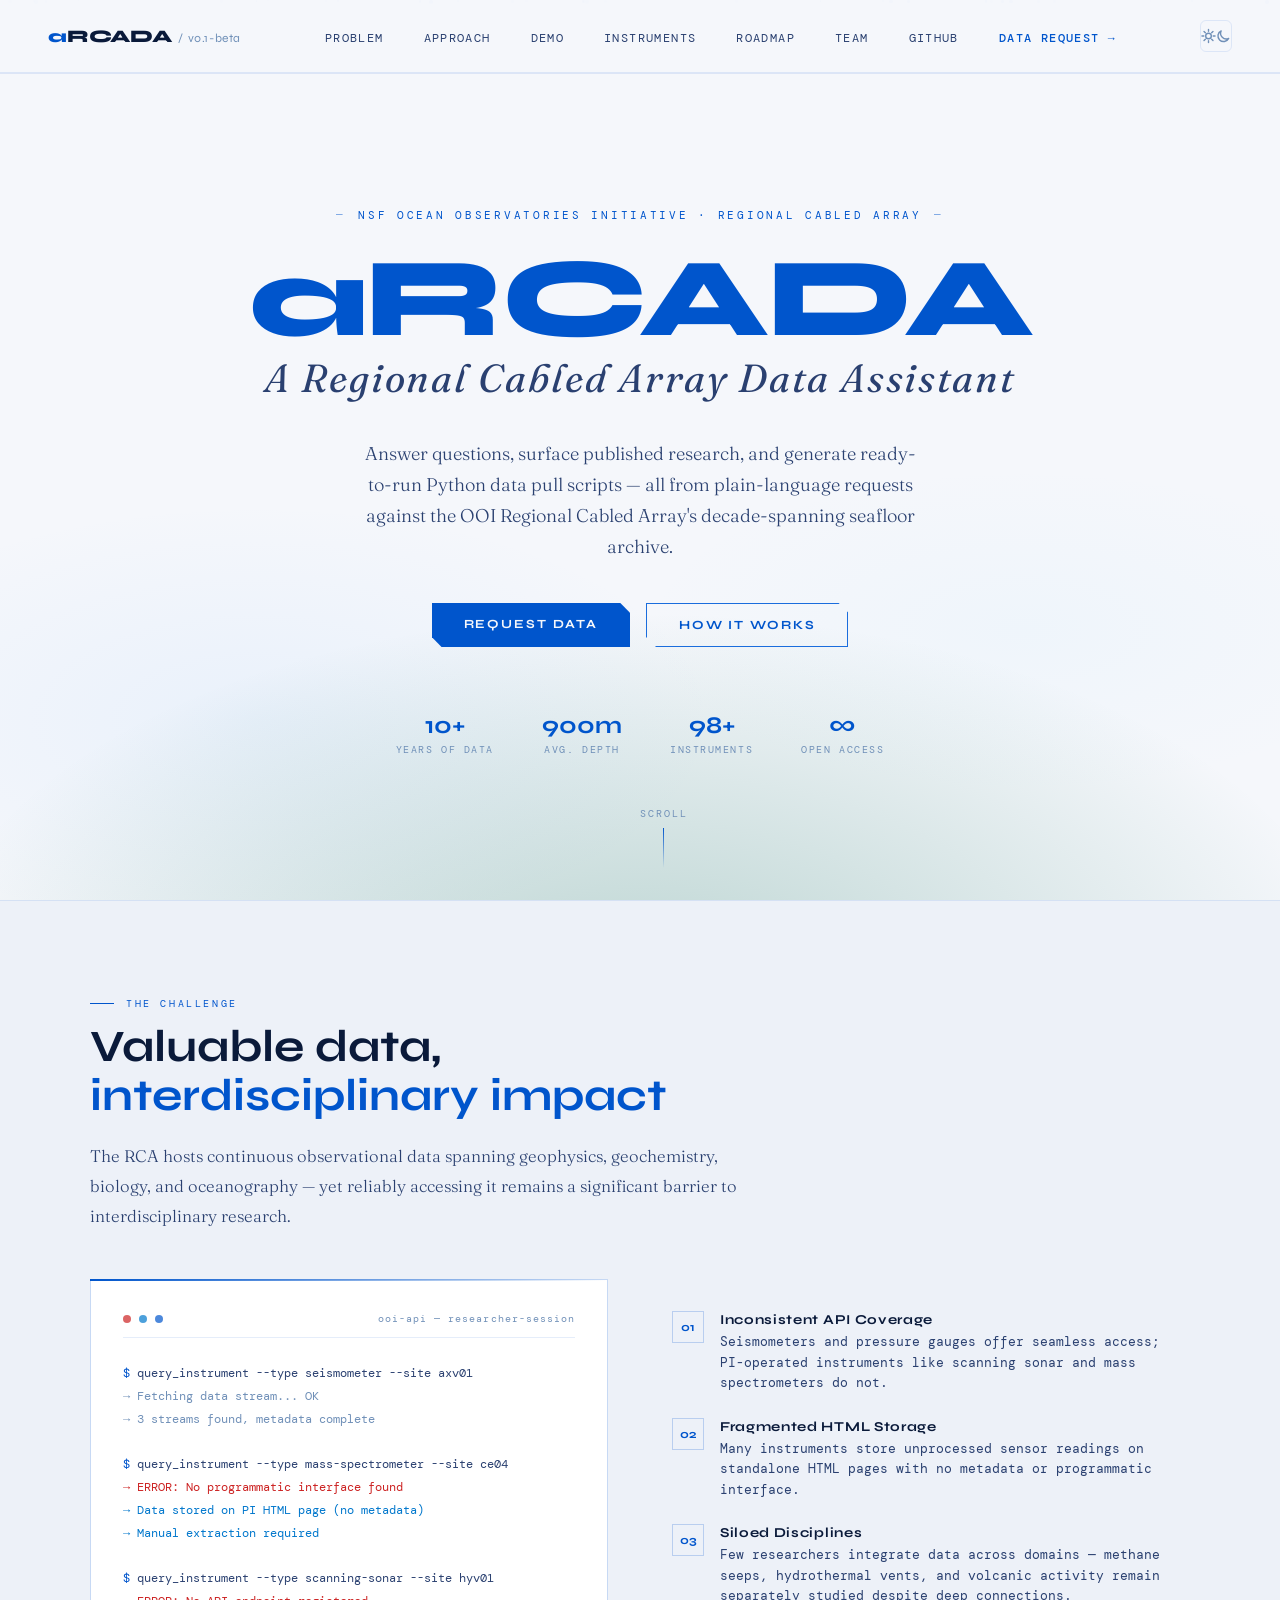
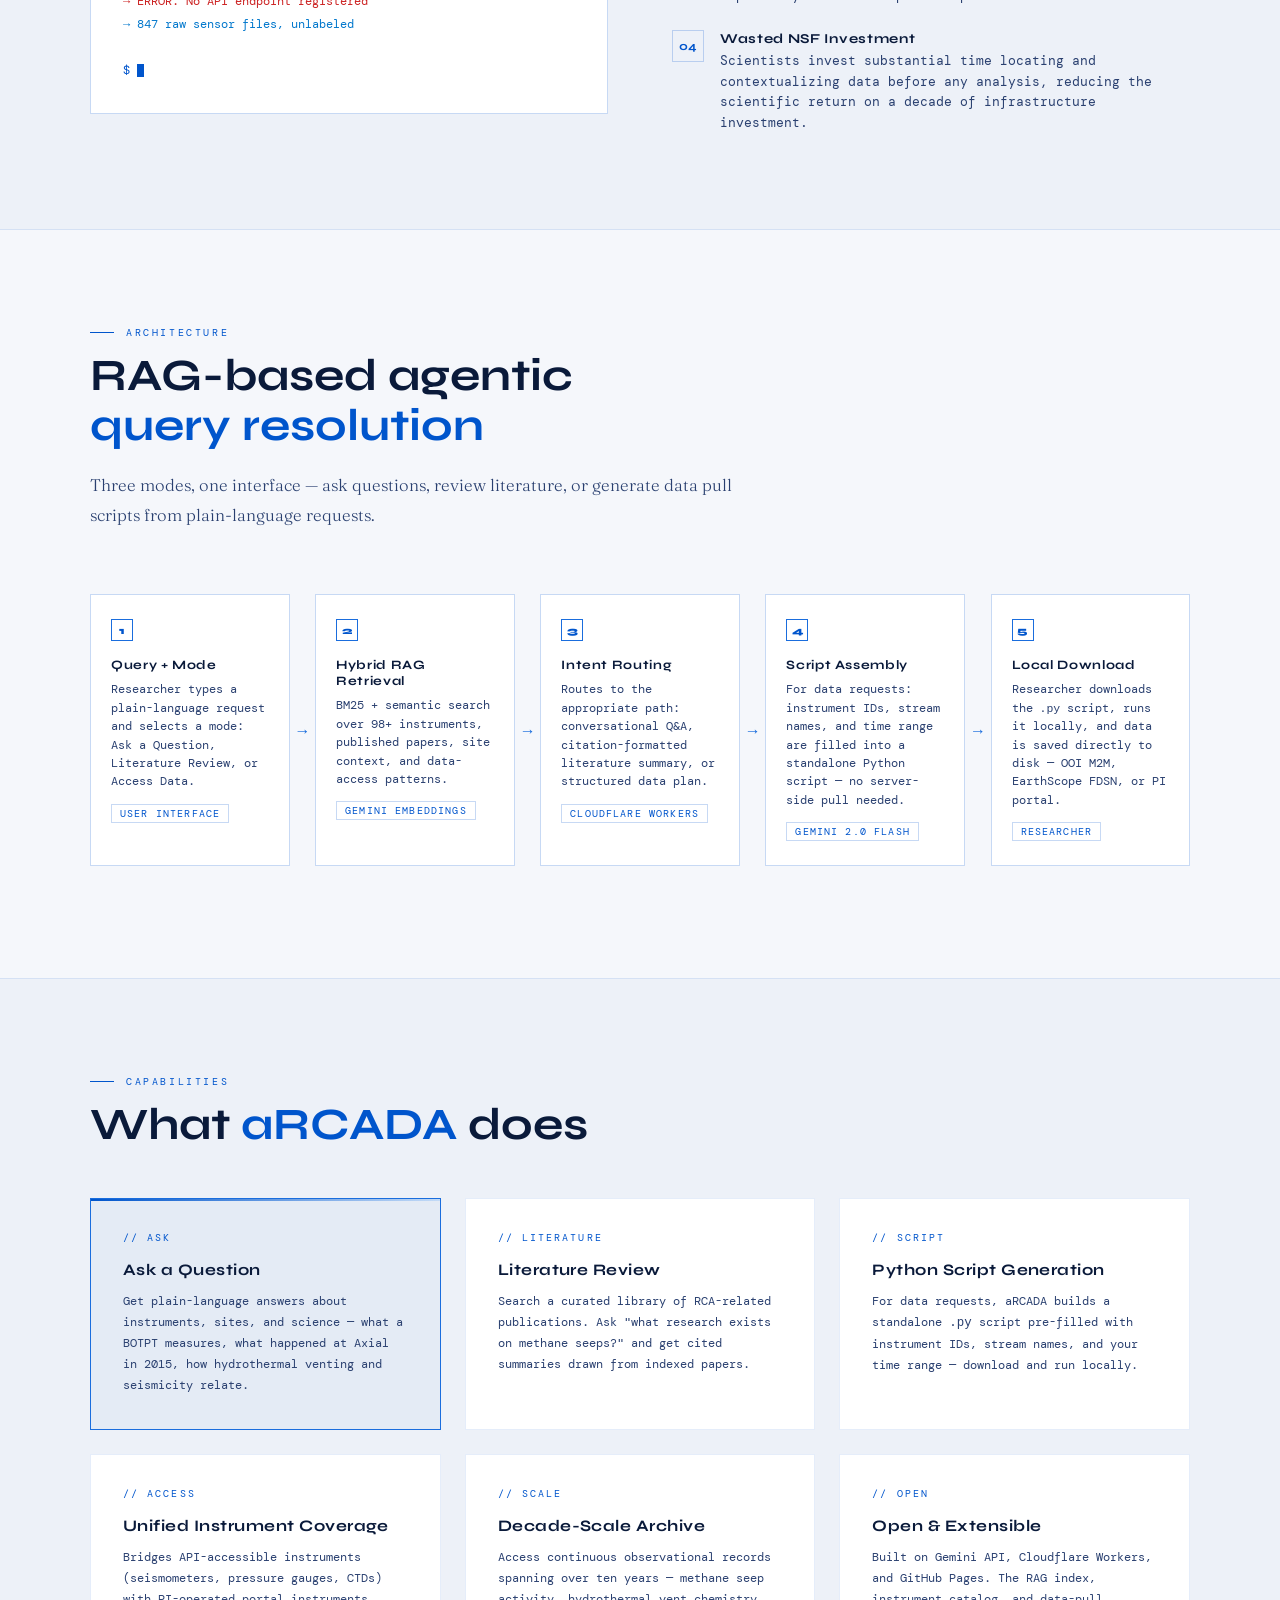
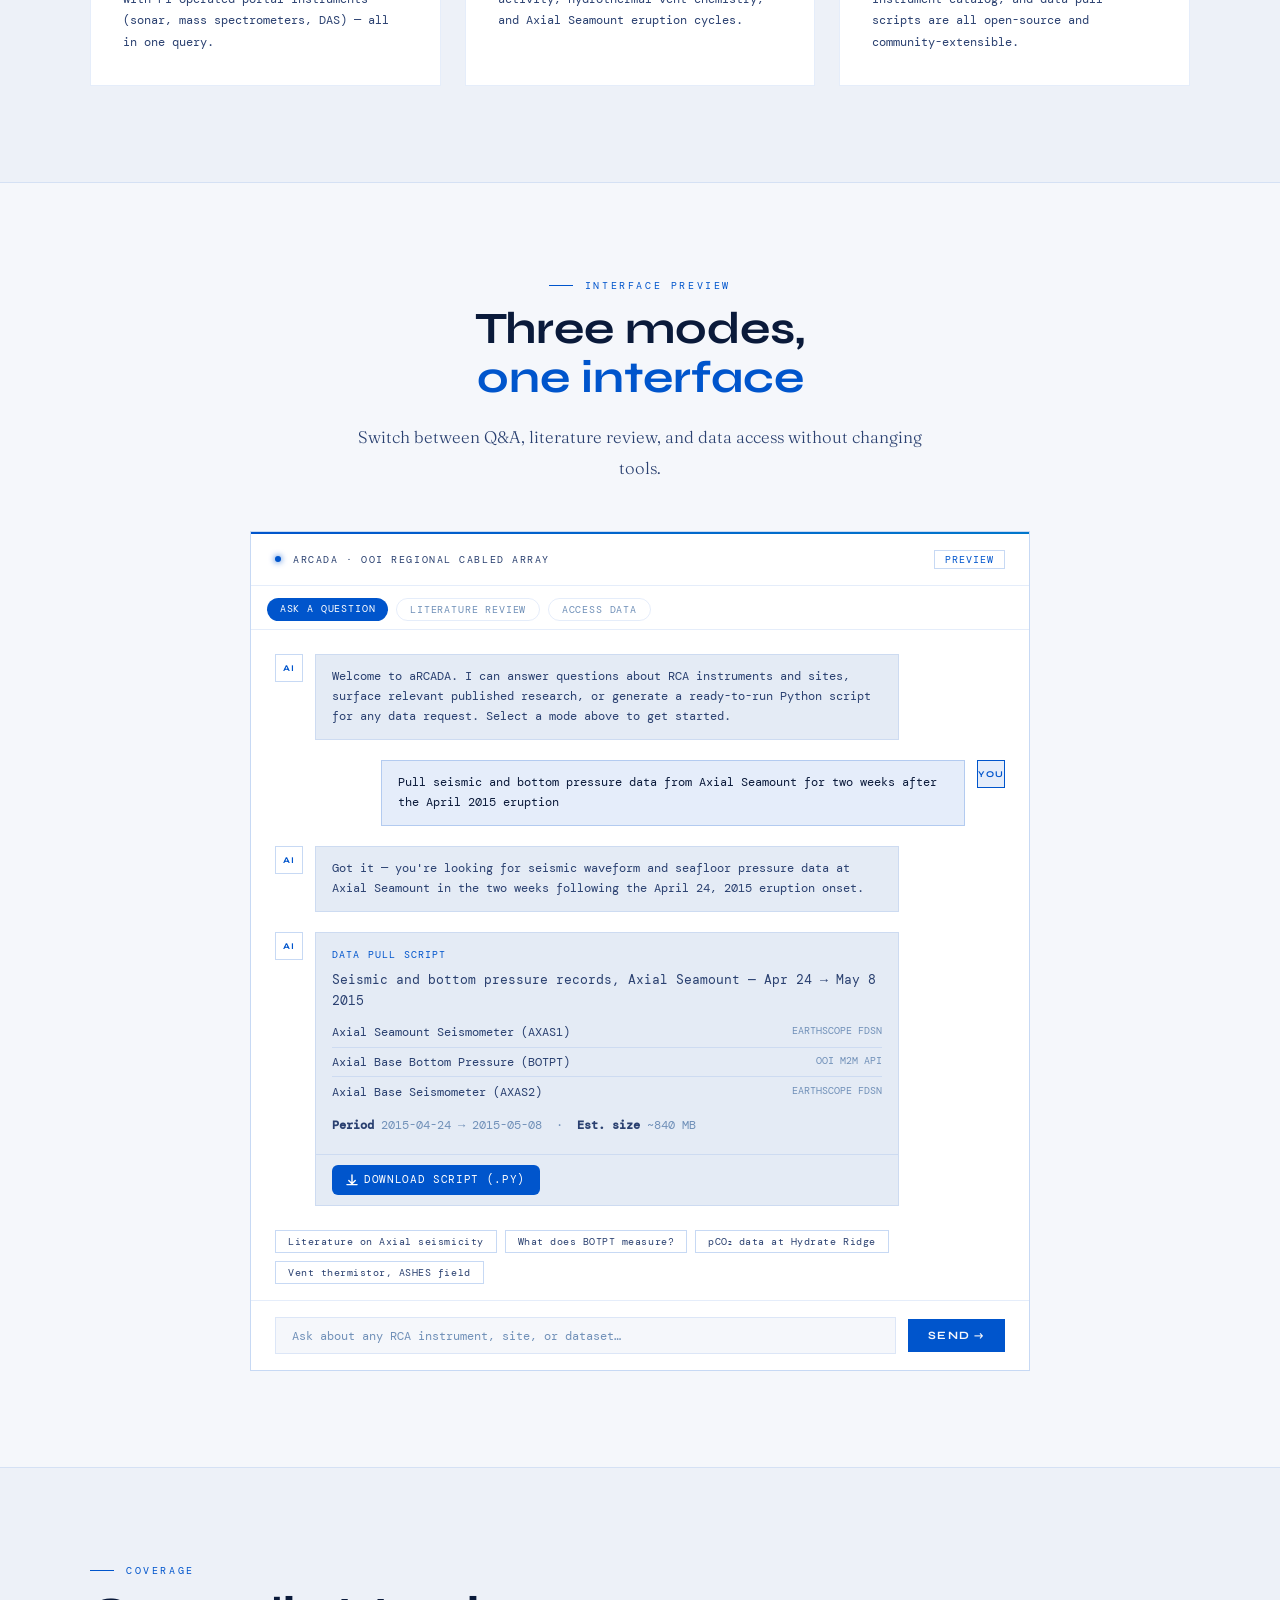
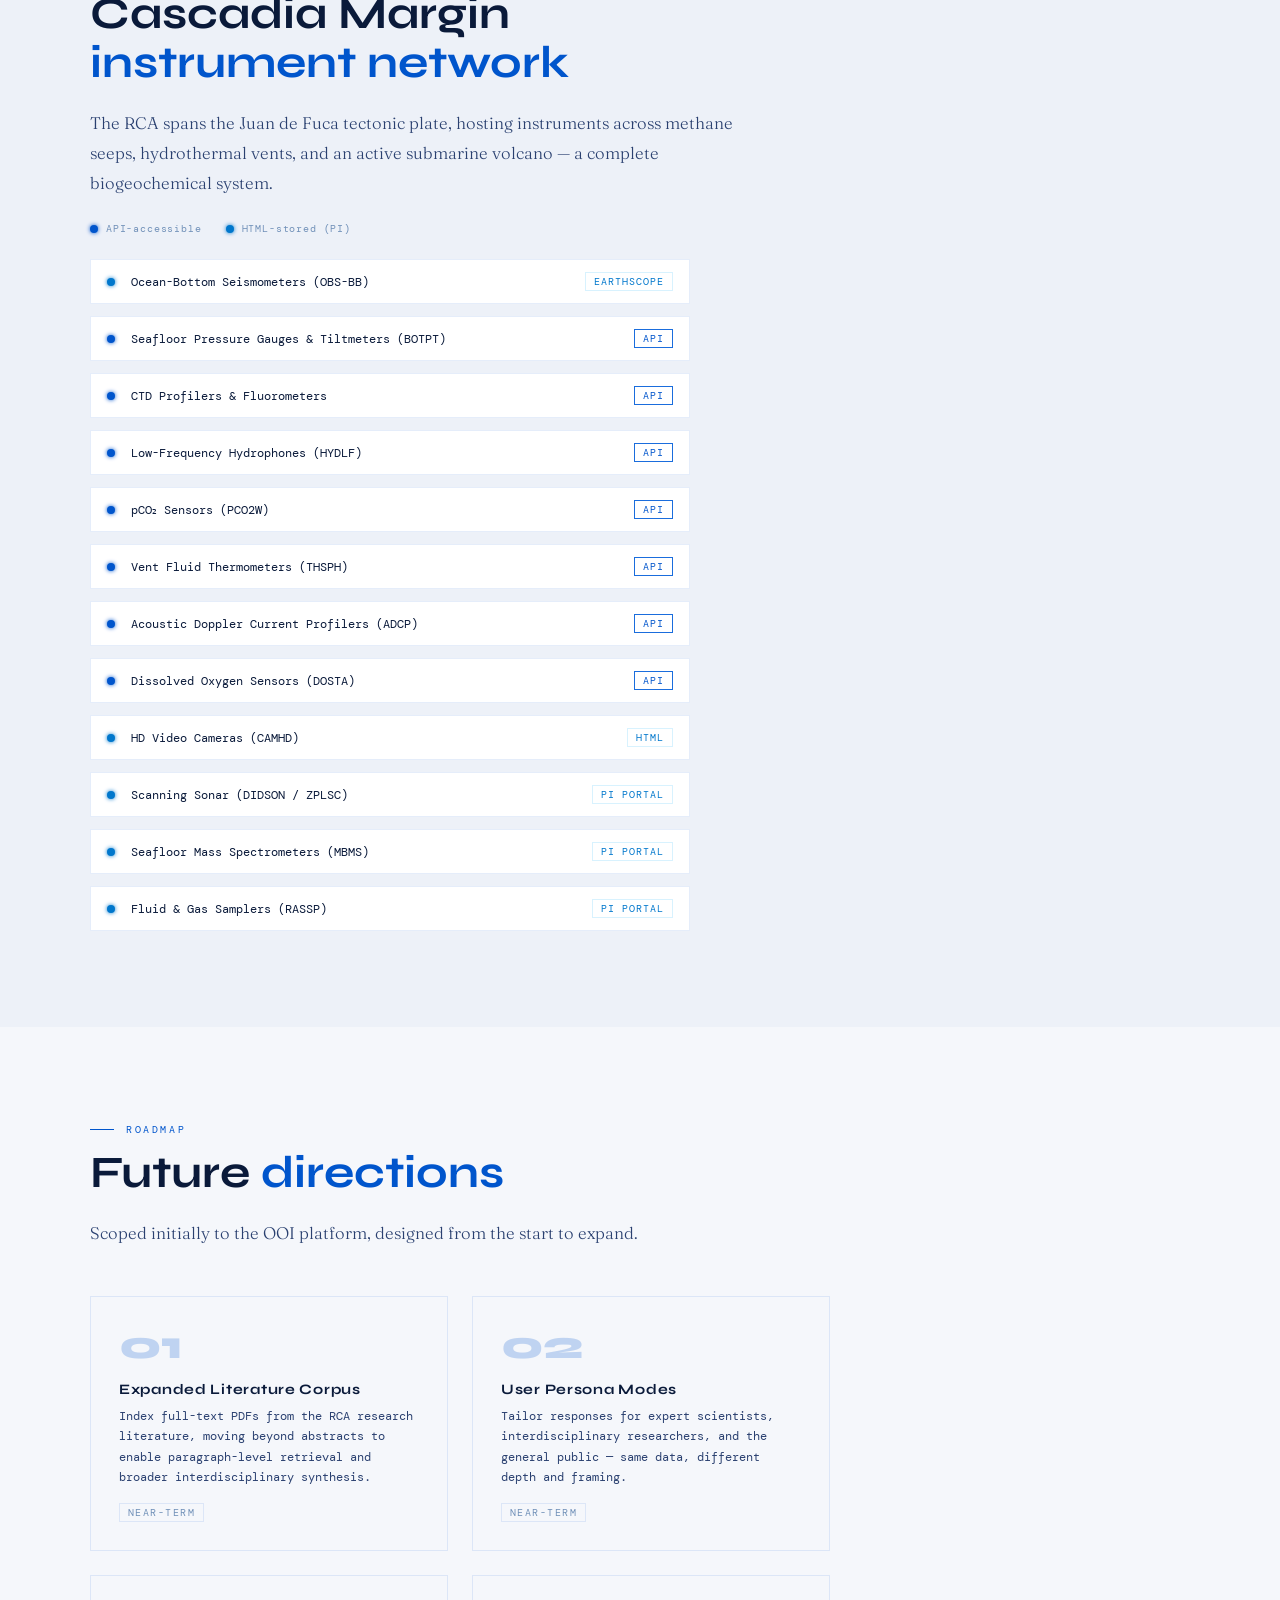
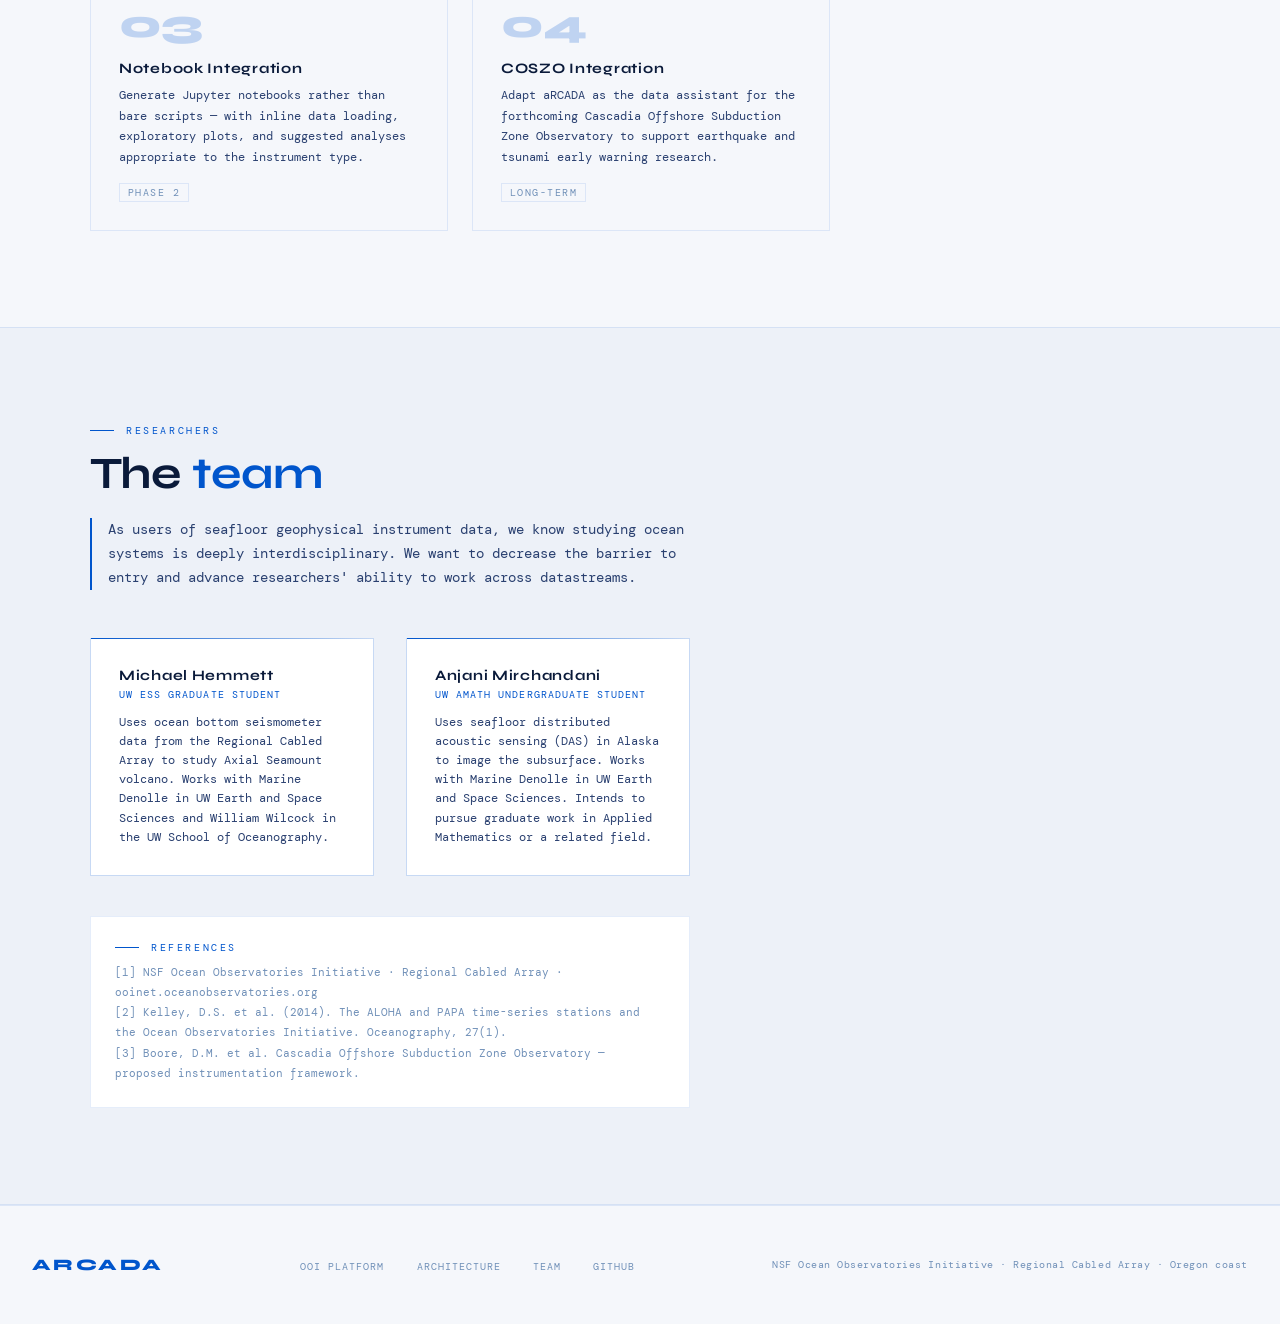
<file: index.html>
<!DOCTYPE html>
<html lang="en">
<head>
<meta charset="UTF-8">
<meta name="viewport" content="width=device-width, initial-scale=1.0">
<title>aRCADA — Regional Cabled Array Data Assistant</title>
<link rel="preconnect" href="https://fonts.googleapis.com">
<link rel="preconnect" href="https://fonts.gstatic.com" crossorigin>
<link href="https://fonts.googleapis.com/css2?family=Syne:wght@400;700;800&family=DM+Mono:ital,wght@0,300;0,400;1,300&family=Fraunces:ital,opsz,wght@0,9..144,300;0,9..144,400;1,9..144,300&display=swap" rel="stylesheet">
<style>
  :root {
    --bg: #f5f7fb;
    --bg2: #edf1f8;
    --bg3: #e4ebf5;
    --surface: #ffffff;
    --surface2: #f0f4fb;
    --teal: #0055cc;
    --teal-dim: #1a6ddd;
    --teal-glow: rgba(0,85,204,0.10);
    --teal-glow2: rgba(0,85,204,0.05);
    --amber: #0077cc;
    --amber-dim: rgba(0,119,204,0.16);
    --text: #0a1a3a;
    --text2: #2a4070;
    --text3: #7090b8;
    --border: rgba(0,85,204,0.22);
    --border2: rgba(0,85,204,0.10);
    --red: #cc2222;
    --nav-bg: rgba(245,247,251,0.95);
  }

  [data-theme="dark"] {
    --bg: #050d1a;
    --bg2: #0a1628;
    --bg3: #0e1e35;
    --surface: #0a1628;
    --surface2: #0e1e35;
    --teal: #00b4d8;
    --teal-dim: #0090b0;
    --teal-glow: rgba(0,180,216,0.12);
    --teal-glow2: rgba(0,180,216,0.06);
    --text: #dce8f8;
    --text2: #8ab0d8;
    --text3: #3a5878;
    --border: rgba(0,180,216,0.25);
    --border2: rgba(0,180,216,0.12);
    --nav-bg: rgba(5,13,26,0.95);
  }

  *, *::before, *::after { box-sizing: border-box; margin: 0; padding: 0; }

  html { scroll-behavior: smooth; }

  body {
    background: var(--bg);
    color: var(--text);
    font-family: 'DM Mono', monospace;
    overflow-x: hidden;
    cursor: default;
  }

  /* ── NAV ── */
  nav {
    position: fixed;
    top: 0; left: 0; right: 0;
    z-index: 100;
    padding: 1.25rem 3rem;
    display: flex;
    align-items: center;
    justify-content: space-between;
    border-bottom: 1px solid var(--border2);
    background: var(--nav-bg);
    backdrop-filter: blur(12px);
    box-shadow: 0 1px 0 var(--border2);
  }

  .nav-logo {
    font-family: 'Syne', sans-serif;
    font-weight: 800;
    font-size: 1.1rem;
    letter-spacing: -0.01em;
    color: var(--text);
    text-decoration: none;
  }

  .nav-logo .logo-arc  { color: var(--teal); }
  .nav-logo .logo-version { color: var(--text3); font-weight: 400; font-size: 0.75rem; letter-spacing: 0.05em; margin-left: 0.4rem; }

  .nav-links {
    display: flex;
    gap: 2.5rem;
    list-style: none;
  }

  .nav-links a {
    font-size: 0.72rem;
    letter-spacing: 0.12em;
    text-transform: uppercase;
    color: var(--text2);
    text-decoration: none;
    transition: color 0.2s;
  }

  .nav-links a:hover { color: var(--teal); }

  .theme-toggle {
    background: none;
    border: 1px solid var(--border2);
    border-radius: 6px;
    color: var(--text3);
    cursor: pointer;
    display: flex;
    align-items: center;
    justify-content: center;
    width: 32px;
    height: 32px;
    padding: 0;
    transition: color 0.15s, border-color 0.15s;
  }
  .theme-toggle:hover { color: var(--teal); border-color: var(--teal); }

  /* ── HERO ── */
  .hero {
    position: relative;
    min-height: 100vh;
    display: flex;
    flex-direction: column;
    align-items: center;
    justify-content: center;
    padding: 8rem 2rem 4rem;
    text-align: center;
    overflow: hidden;
    z-index: 1;
  }

  .hero-depth {
    position: absolute;
    inset: 0;
    background: 
      radial-gradient(ellipse 80% 60% at 50% 110%, rgba(15,110,86,0.25) 0%, transparent 70%),
      radial-gradient(ellipse 60% 40% at 20% 80%, rgba(78,161,255,0.07) 0%, transparent 60%),
      radial-gradient(ellipse 50% 30% at 80% 70%, rgba(125,211,252,0.05) 0%, transparent 60%);
    pointer-events: none;
  }

  .depth-particles {
    position: absolute;
    inset: 0;
    pointer-events: none;
    overflow: hidden;
  }

  .particle {
    position: absolute;
    border-radius: 50%;
    background: var(--teal);
    opacity: 0;
    animation: drift linear infinite;
  }

  @keyframes drift {
    0% { opacity: 0; transform: translateY(100vh) scale(0); }
    10% { opacity: 0.6; }
    90% { opacity: 0.3; }
    100% { opacity: 0; transform: translateY(-20px) scale(1.5); }
  }

  .hero-eyebrow {
    font-size: 0.68rem;
    letter-spacing: 0.25em;
    text-transform: uppercase;
    color: var(--teal);
    margin-bottom: 1.5rem;
    animation: fadeUp 0.8s ease both;
  }

  .hero-eyebrow::before, .hero-eyebrow::after {
    content: '—';
    margin: 0 0.75rem;
    opacity: 0.5;
  }

  .hero-title {
    font-family: 'Syne', sans-serif;
    font-weight: 800;
    font-size: clamp(3.5rem, 9vw, 7rem);
    line-height: 0.95;
    letter-spacing: -0.02em;
    color: var(--text);
    margin-bottom: 1rem;
    animation: fadeUp 0.8s 0.1s ease both;
  }

  .hero-title .accent { color: var(--teal); }
  .hero-title .sub {
    display: block;
    font-size: 0.35em;
    font-weight: 400;
    font-family: 'Fraunces', serif;
    font-style: italic;
    color: var(--text2);
    letter-spacing: 0.05em;
    margin-top: 0.5rem;
  }

  .hero-desc {
    font-family: 'Fraunces', serif;
    font-weight: 300;
    font-size: 1.15rem;
    line-height: 1.7;
    color: var(--text2);
    max-width: 560px;
    margin: 1.5rem auto 2.5rem;
    animation: fadeUp 0.8s 0.2s ease both;
  }

  .hero-cta {
    display: flex;
    gap: 1rem;
    justify-content: center;
    flex-wrap: wrap;
    animation: fadeUp 0.8s 0.3s ease both;
  }

  .btn-primary {
    padding: 0.85rem 2rem;
    background: var(--teal);
    color: var(--bg);
    border: none;
    font-family: 'Syne', sans-serif;
    font-weight: 700;
    font-size: 0.78rem;
    letter-spacing: 0.15em;
    text-transform: uppercase;
    cursor: pointer;
    text-decoration: none;
    transition: all 0.2s;
    clip-path: polygon(0 0, calc(100% - 10px) 0, 100% 10px, 100% 100%, 10px 100%, 0 calc(100% - 10px));
  }

  .btn-primary:hover {
    background: #fff;
    transform: translateY(-2px);
    box-shadow: 0 8px 30px rgba(78,161,255,0.34);
  }

  .btn-secondary {
    padding: 0.85rem 2rem;
    background: transparent;
    color: var(--teal);
    border: 1px solid var(--teal-dim);
    font-family: 'Syne', sans-serif;
    font-weight: 700;
    font-size: 0.78rem;
    letter-spacing: 0.15em;
    text-transform: uppercase;
    cursor: pointer;
    text-decoration: none;
    transition: all 0.2s;
    clip-path: polygon(0 0, calc(100% - 10px) 0, 100% 10px, 100% 100%, 10px 100%, 0 calc(100% - 10px));
  }

  .btn-secondary:hover {
    background: var(--teal-glow);
    transform: translateY(-2px);
  }

  .hero-meta {
    margin-top: 4rem;
    display: flex;
    gap: 3rem;
    justify-content: center;
    flex-wrap: wrap;
    animation: fadeUp 0.8s 0.4s ease both;
  }

  .hero-meta-item {
    text-align: center;
  }

  .hero-meta-num {
    font-family: 'Syne', sans-serif;
    font-weight: 700;
    font-size: 1.5rem;
    color: var(--teal);
    display: block;
  }

  .hero-meta-label {
    font-size: 0.65rem;
    letter-spacing: 0.15em;
    text-transform: uppercase;
    color: var(--text3);
    display: block;
    margin-top: 0.2rem;
  }

  .hero-scroll {
    position: absolute;
    bottom: 2rem;
    left: 50%;
    transform: translateX(-50%);
    display: flex;
    flex-direction: column;
    align-items: center;
    gap: 0.5rem;
    animation: fadeUp 0.8s 0.6s ease both;
  }

  .hero-scroll span {
    font-size: 0.6rem;
    letter-spacing: 0.2em;
    text-transform: uppercase;
    color: var(--text3);
  }

  .scroll-line {
    width: 1px;
    height: 40px;
    background: linear-gradient(to bottom, var(--teal), transparent);
    animation: scrollPulse 2s ease-in-out infinite;
  }

  @keyframes scrollPulse {
    0%, 100% { opacity: 0.3; transform: scaleY(1); }
    50% { opacity: 1; transform: scaleY(1.1); }
  }

  /* ── SECTION BASE ── */
  section {
    position: relative;
    z-index: 1;
    padding: 6rem 2rem;
  }

  .container {
    max-width: 1100px;
    margin: 0 auto;
  }

  .section-label {
    font-size: 0.65rem;
    letter-spacing: 0.25em;
    text-transform: uppercase;
    color: var(--teal);
    margin-bottom: 0.75rem;
    display: flex;
    align-items: center;
    gap: 0.75rem;
  }

  .section-label::before {
    content: '';
    display: block;
    width: 24px;
    height: 1px;
    background: var(--teal);
  }

  .section-title {
    font-family: 'Syne', sans-serif;
    font-weight: 700;
    font-size: clamp(1.8rem, 4vw, 2.8rem);
    line-height: 1.1;
    color: var(--text);
    margin-bottom: 1.25rem;
  }

  .section-title .teal { color: var(--teal); }

  .section-body {
    font-family: 'Fraunces', serif;
    font-weight: 300;
    font-size: 1.05rem;
    line-height: 1.8;
    color: var(--text2);
    max-width: 680px;
  }

  /* ── PROBLEM SECTION ── */
  #problem {
    background: var(--bg2);
    border-top: 1px solid var(--border2);
    border-bottom: 1px solid var(--border2);
  }

  .problem-grid {
    display: grid;
    grid-template-columns: 1fr 1fr;
    gap: 4rem;
    align-items: start;
    margin-top: 3rem;
  }

  .problem-visual {
    position: relative;
    padding: 2rem;
    border: 1px solid var(--border);
    background: var(--surface);
  }

  .problem-visual::before {
    content: '';
    position: absolute;
    top: -1px; left: -1px; right: -1px;
    height: 2px;
    background: linear-gradient(90deg, var(--teal), transparent);
  }

  .terminal-header {
    display: flex;
    align-items: center;
    gap: 0.5rem;
    margin-bottom: 1.5rem;
    padding-bottom: 0.75rem;
    border-bottom: 1px solid var(--border2);
  }

  .term-dot {
    width: 8px; height: 8px;
    border-radius: 50%;
  }

  .term-dot:nth-child(1) { background: var(--red); opacity: 0.7; }
  .term-dot:nth-child(2) { background: var(--amber); opacity: 0.7; }
  .term-dot:nth-child(3) { background: var(--teal); opacity: 0.7; }

  .terminal-label {
    font-size: 0.65rem;
    letter-spacing: 0.1em;
    color: var(--text3);
    margin-left: auto;
  }

  .terminal-line {
    font-size: 0.75rem;
    line-height: 1.9;
    color: var(--text2);
  }

  .terminal-line .cmd { color: var(--teal); }
  .terminal-line .err { color: var(--red); }
  .terminal-line .warn { color: var(--amber); }
  .terminal-line .dim { color: var(--text3); }
  .terminal-line .cursor {
    display: inline-block;
    width: 7px; height: 13px;
    background: var(--teal);
    vertical-align: middle;
    animation: blink 1s step-end infinite;
  }

  @keyframes blink { 0%, 100% { opacity: 1; } 50% { opacity: 0; } }

  .problem-points {
    display: flex;
    flex-direction: column;
    gap: 1.5rem;
    margin-top: 2rem;
  }

  .problem-point {
    display: flex;
    gap: 1rem;
    align-items: flex-start;
  }

  .pp-icon {
    width: 32px; height: 32px;
    border: 1px solid var(--border);
    display: flex;
    align-items: center;
    justify-content: center;
    flex-shrink: 0;
    font-size: 0.75rem;
    color: var(--teal);
    font-family: 'Syne', sans-serif;
    font-weight: 700;
  }

  .pp-text strong {
    display: block;
    font-family: 'Syne', sans-serif;
    font-weight: 700;
    font-size: 0.85rem;
    color: var(--text);
    margin-bottom: 0.25rem;
    letter-spacing: 0.05em;
  }

  .pp-text p {
    font-size: 0.8rem;
    color: var(--text2);
    line-height: 1.6;
  }

  /* ── APPROACH SECTION ── */
  #approach {
    padding: 6rem 2rem;
  }

  .approach-header {
    max-width: 680px;
    margin-bottom: 4rem;
  }

  .flow-diagram {
    display: flex;
    align-items: stretch;
    gap: 0;
    overflow-x: auto;
    padding-bottom: 1rem;
  }

  .flow-step {
    flex: 1;
    min-width: 160px;
    background: var(--surface);
    border: 1px solid var(--border);
    padding: 1.5rem 1.25rem;
    position: relative;
    transition: all 0.3s;
  }

  .flow-step:hover {
    background: var(--surface2);
    border-color: var(--teal);
    transform: translateY(-3px);
  }

  .flow-step:hover .flow-num { color: var(--bg); background: var(--teal); }

  .flow-arrow {
    display: flex;
    align-items: center;
    padding: 0 0.5rem;
    color: var(--teal-dim);
    font-size: 1rem;
    flex-shrink: 0;
  }

  .flow-num {
    font-family: 'Syne', sans-serif;
    font-weight: 800;
    font-size: 0.65rem;
    color: var(--teal);
    border: 1px solid var(--teal-dim);
    width: 22px; height: 22px;
    display: flex;
    align-items: center;
    justify-content: center;
    margin-bottom: 1rem;
    transition: all 0.3s;
    letter-spacing: 0;
  }

  .flow-title {
    font-family: 'Syne', sans-serif;
    font-weight: 700;
    font-size: 0.8rem;
    color: var(--text);
    margin-bottom: 0.5rem;
    letter-spacing: 0.05em;
  }

  .flow-desc {
    font-size: 0.72rem;
    color: var(--text2);
    line-height: 1.6;
  }

  .flow-tag {
    display: inline-block;
    margin-top: 0.75rem;
    font-size: 0.6rem;
    letter-spacing: 0.12em;
    text-transform: uppercase;
    color: var(--teal);
    border: 1px solid var(--border);
    padding: 2px 8px;
  }

  /* ── FEATURES ── */
  #features {
    background: var(--bg2);
    border-top: 1px solid var(--border2);
    border-bottom: 1px solid var(--border2);
  }

  .features-grid {
    display: grid;
    grid-template-columns: repeat(3, 1fr);
    gap: 1.5rem;
    margin-top: 3rem;
  }

  .feature-card {
    padding: 2rem;
    border: 1px solid var(--border2);
    background: var(--surface);
    position: relative;
    transition: all 0.3s;
    overflow: hidden;
  }

  .feature-card::after {
    content: '';
    position: absolute;
    inset: 0;
    background: var(--teal-glow2);
    opacity: 0;
    transition: opacity 0.3s;
  }

  .feature-card:hover {
    border-color: var(--border);
    transform: translateY(-2px);
  }

  .feature-card:hover::after { opacity: 1; }

  .feature-card.highlight {
    border-color: var(--teal-dim);
    background: var(--bg3);
  }

  .feature-card.highlight::before {
    content: '';
    position: absolute;
    top: 0; left: 0; right: 0;
    height: 2px;
    background: linear-gradient(90deg, var(--teal), rgba(78,161,255,0.22));
  }

  .feature-icon {
    font-size: 0.65rem;
    letter-spacing: 0.2em;
    text-transform: uppercase;
    color: var(--teal);
    margin-bottom: 1rem;
    font-family: 'DM Mono', monospace;
  }

  .feature-title {
    font-family: 'Syne', sans-serif;
    font-weight: 700;
    font-size: 1rem;
    color: var(--text);
    margin-bottom: 0.75rem;
    letter-spacing: 0.03em;
  }

  .feature-desc {
    font-size: 0.78rem;
    color: var(--text2);
    line-height: 1.7;
  }

  /* ── DEMO / QUERY SECTION ── */
  #demo {
    padding: 6rem 2rem;
  }

  .demo-header {
    text-align: center;
    max-width: 600px;
    margin: 0 auto 3rem;
  }

  .query-interface {
    max-width: 780px;
    margin: 0 auto;
    background: var(--surface);
    border: 1px solid var(--border);
    overflow: hidden;
  }

  .query-interface::before {
    content: '';
    display: block;
    height: 2px;
    background: linear-gradient(90deg, var(--teal), var(--amber), var(--teal));
    background-size: 200% 100%;
    animation: shimmer 3s linear infinite;
  }

  @keyframes shimmer {
    0% { background-position: 0% 0%; }
    100% { background-position: 200% 0%; }
  }

  .query-top {
    padding: 1rem 1.5rem;
    border-bottom: 1px solid var(--border2);
    display: flex;
    align-items: center;
    gap: 0.75rem;
  }

  .query-status {
    width: 6px; height: 6px;
    border-radius: 50%;
    background: var(--teal);
    box-shadow: 0 0 6px var(--teal);
    animation: pulse 2s ease-in-out infinite;
  }

  @keyframes pulse {
    0%, 100% { opacity: 1; }
    50% { opacity: 0.4; }
  }

  .query-status-text {
    font-size: 0.65rem;
    letter-spacing: 0.15em;
    text-transform: uppercase;
    color: var(--text2);
    flex: 1;
  }

  .query-badge {
    font-size: 0.6rem;
    letter-spacing: 0.1em;
    text-transform: uppercase;
    color: var(--teal);
    border: 1px solid var(--border);
    padding: 2px 10px;
  }

  .chat-area {
    padding: 1.5rem;
    display: flex;
    flex-direction: column;
    gap: 1.25rem;
    min-height: 280px;
  }

  .chat-msg {
    display: flex;
    gap: 0.75rem;
    align-items: flex-start;
    animation: fadeUp 0.4s ease both;
  }

  .chat-msg.user { flex-direction: row-reverse; }

  .chat-avatar {
    width: 28px; height: 28px;
    border: 1px solid var(--border);
    display: flex;
    align-items: center;
    justify-content: center;
    font-size: 0.55rem;
    letter-spacing: 0.1em;
    text-transform: uppercase;
    color: var(--teal);
    flex-shrink: 0;
    font-family: 'Syne', sans-serif;
    font-weight: 700;
  }

  .chat-msg.user .chat-avatar {
    background: var(--teal-glow);
    border-color: var(--teal);
    color: var(--teal);
  }

  .chat-bubble {
    background: var(--bg3);
    border: 1px solid var(--border2);
    padding: 0.75rem 1rem;
    font-size: 0.78rem;
    line-height: 1.6;
    color: var(--text2);
    max-width: 80%;
  }

  .chat-msg.user .chat-bubble {
    background: var(--teal-glow);
    border-color: var(--border);
    color: var(--text);
  }

  .chat-bubble .data-row {
    display: flex;
    align-items: center;
    gap: 0.5rem;
    padding: 0.3rem 0;
    border-bottom: 1px solid var(--border2);
    font-size: 0.7rem;
  }

  .chat-bubble .data-row:last-child { border-bottom: none; }
  .chat-bubble .data-key { color: var(--text3); min-width: 100px; }
  .chat-bubble .data-val { color: var(--teal); }

  .query-input-area {
    padding: 1rem 1.5rem;
    border-top: 1px solid var(--border2);
    display: flex;
    gap: 0.75rem;
    align-items: center;
  }

  .query-examples {
    display: flex;
    gap: 0.5rem;
    flex-wrap: wrap;
    padding: 0 1.5rem 1rem;
  }

  .query-chip {
    font-size: 0.65rem;
    padding: 4px 12px;
    border: 1px solid var(--border);
    color: var(--text2);
    cursor: pointer;
    transition: all 0.2s;
    letter-spacing: 0.05em;
    background: transparent;
    font-family: 'DM Mono', monospace;
  }

  .query-chip:hover {
    border-color: var(--teal);
    color: var(--teal);
    background: var(--teal-glow2);
  }

  .query-input {
    flex: 1;
    background: var(--bg);
    border: 1px solid var(--border2);
    padding: 0.6rem 1rem;
    color: var(--text);
    font-family: 'DM Mono', monospace;
    font-size: 0.78rem;
    outline: none;
    transition: border-color 0.2s;
  }

  .query-input:focus { border-color: var(--teal); }
  .query-input::placeholder { color: var(--text3); }

  .query-send {
    background: var(--teal);
    color: var(--bg);
    border: none;
    padding: 0.6rem 1.25rem;
    font-family: 'Syne', sans-serif;
    font-weight: 700;
    font-size: 0.7rem;
    letter-spacing: 0.1em;
    text-transform: uppercase;
    cursor: pointer;
    transition: all 0.2s;
  }

  .query-send:hover { background: #fff; }

  /* ── SCOPE ── */
  #scope {
    background: var(--bg2);
    border-top: 1px solid var(--border2);
  }

  .scope-split {
    display: grid;
    grid-template-columns: 1fr 1fr;
    gap: 4rem;
    margin-top: 3rem;
    align-items: start;
  }

  .scope-map {
    background: var(--surface);
    border: 1px solid var(--border);
    padding: 1.5rem;
    aspect-ratio: 4/3;
    display: flex;
    align-items: center;
    justify-content: center;
    position: relative;
    overflow: hidden;
  }

  .scope-map svg {
    width: 100%;
    height: 100%;
  }

  .instrument-list {
    display: flex;
    flex-direction: column;
    gap: 0.75rem;
    margin-top: 1.5rem;
  }

  .instrument-item {
    display: flex;
    align-items: center;
    gap: 1rem;
    padding: 0.75rem 1rem;
    border: 1px solid var(--border2);
    background: var(--surface);
    transition: all 0.2s;
    text-decoration: none;
    color: inherit;
  }

  .instrument-item:hover {
    border-color: var(--teal);
    background: var(--surface2);
  }

  .inst-dot {
    width: 8px; height: 8px;
    border-radius: 50%;
    flex-shrink: 0;
  }

  .inst-dot.api { background: var(--teal); box-shadow: 0 0 4px var(--teal); }
  .inst-dot.html { background: var(--amber); box-shadow: 0 0 4px var(--amber); }
  .inst-dot.both { background: var(--text3); }

  .inst-name {
    font-size: 0.75rem;
    color: var(--text);
    font-family: 'DM Mono', monospace;
    flex: 1;
  }

  .inst-tag {
    font-size: 0.6rem;
    letter-spacing: 0.1em;
    text-transform: uppercase;
    padding: 2px 8px;
    border: 1px solid var(--border2);
    color: var(--text3);
  }

  .inst-tag.api { color: var(--teal); border-color: var(--teal-dim); }
  .inst-tag.html { color: var(--amber); border-color: rgba(125,211,252,0.3); }

  .legend {
    display: flex;
    gap: 1.5rem;
    margin-top: 1rem;
    flex-wrap: wrap;
  }

  .legend-item {
    display: flex;
    align-items: center;
    gap: 0.5rem;
    font-size: 0.65rem;
    color: var(--text3);
    letter-spacing: 0.08em;
  }

  /* ── FUTURE ── */
  #future {
    padding: 6rem 2rem;
  }

  .future-grid {
    display: grid;
    grid-template-columns: repeat(3, 1fr);
    gap: 1.5rem;
    margin-top: 3rem;
  }

  .future-card {
    padding: 1.75rem;
    border: 1px solid var(--border2);
    position: relative;
    transition: all 0.3s;
  }

  .future-card:hover {
    border-color: var(--border);
    background: var(--surface);
    transform: translateY(-2px);
  }

  .future-num {
    font-family: 'Syne', sans-serif;
    font-weight: 800;
    font-size: 2.5rem;
    color: var(--border);
    line-height: 1;
    margin-bottom: 1rem;
    letter-spacing: -0.02em;
    transition: color 0.3s;
  }

  .future-card:hover .future-num { color: var(--teal-dim); }

  .future-title {
    font-family: 'Syne', sans-serif;
    font-weight: 700;
    font-size: 0.9rem;
    color: var(--text);
    margin-bottom: 0.5rem;
    letter-spacing: 0.05em;
  }

  .future-desc {
    font-size: 0.75rem;
    color: var(--text2);
    line-height: 1.7;
  }

  .future-phase {
    display: inline-block;
    margin-top: 1rem;
    font-size: 0.6rem;
    letter-spacing: 0.15em;
    text-transform: uppercase;
    color: var(--text3);
    border: 1px solid var(--border2);
    padding: 2px 8px;
  }

  /* ── TEAM ── */
  #team {
    background: var(--bg2);
    border-top: 1px solid var(--border2);
    border-bottom: 1px solid var(--border2);
  }

  .team-grid {
    display: grid;
    grid-template-columns: 1fr 1fr;
    gap: 2rem;
    margin-top: 3rem;
    max-width: 600px;
  }

  .team-card {
    padding: 1.75rem;
    border: 1px solid var(--border);
    background: var(--surface);
    position: relative;
  }

  .team-card::before {
    content: '';
    position: absolute;
    top: -1px; left: 0; right: 0;
    height: 1px;
    background: linear-gradient(90deg, var(--teal), transparent);
  }

  .team-name {
    font-family: 'Syne', sans-serif;
    font-weight: 700;
    font-size: 0.9rem;
    color: var(--text);
    margin-bottom: 0.25rem;
    letter-spacing: 0.05em;
  }

  .team-role {
    font-size: 0.65rem;
    letter-spacing: 0.1em;
    text-transform: uppercase;
    color: var(--teal);
    margin-bottom: 0.75rem;
  }

  .team-bio {
    font-size: 0.75rem;
    color: var(--text2);
    line-height: 1.6;
  }

  .team-mission {
    font-size: 0.85rem;
    color: var(--text2);
    line-height: 1.75;
    max-width: 620px;
    margin-bottom: 2rem;
    border-left: 2px solid var(--teal);
    padding-left: 1rem;
  }

  /* ── FOOTER ── */
  footer {
    position: relative;
    z-index: 1;
    padding: 3rem 2rem;
    border-top: 1px solid var(--border2);
    display: flex;
    align-items: center;
    justify-content: space-between;
    flex-wrap: gap;
  }

  .footer-logo {
    font-family: 'Syne', sans-serif;
    font-weight: 800;
    font-size: 1rem;
    letter-spacing: 0.15em;
    color: var(--teal);
    text-transform: uppercase;
  }

  .footer-links {
    display: flex;
    gap: 2rem;
    list-style: none;
  }

  .footer-links a {
    font-size: 0.65rem;
    letter-spacing: 0.1em;
    text-transform: uppercase;
    color: var(--text3);
    text-decoration: none;
    transition: color 0.2s;
  }

  .footer-links a:hover { color: var(--teal); }

  .footer-note {
    font-size: 0.65rem;
    color: var(--text3);
    letter-spacing: 0.05em;
  }

  /* ── UTILS ── */
  @keyframes fadeUp {
    from { opacity: 0; transform: translateY(20px); }
    to   { opacity: 1; transform: translateY(0); }
  }

  .divider {
    height: 1px;
    background: linear-gradient(90deg, transparent, var(--border), transparent);
    margin: 0;
  }

  /* ── RESPONSIVE ── */
  @media (max-width: 768px) {
    nav { padding: 1rem 1.5rem; }
    .nav-links { display: none; }
    .problem-grid, .scope-split, .features-grid, .future-grid, .team-grid {
      grid-template-columns: 1fr;
    }
    .flow-diagram { flex-direction: column; }
    .flow-arrow { transform: rotate(90deg); }
    footer { flex-direction: column; gap: 1.5rem; text-align: center; }
  }
</style>
  <script>(function(){var t=localStorage.getItem('arcada-theme');if(t==='dark')document.documentElement.setAttribute('data-theme','dark');})()</script>
</head>
<body>

<!-- PARTICLES -->
<div class="depth-particles" id="particles"></div>

<!-- NAV -->
<nav>
  <div class="nav-logo"><span class="logo-arc">a</span>RCADA<span class="logo-version">/ v0.1-beta</span></div>
  <ul class="nav-links">
    <li><a href="#problem">Problem</a></li>
    <li><a href="#approach">Approach</a></li>
    <li><a href="#demo">Demo</a></li>
    <li><a href="#scope">Instruments</a></li>
    <li><a href="#future">Roadmap</a></li>
    <li><a href="#team">Team</a></li>
    <li><a href="https://github.com/mhemmett/arcada" target="_blank" rel="noopener">GitHub</a></li>
    <li><a href="chat/index.html" style="color:var(--teal);font-weight:500;">Data Request →</a></li>
  </ul>
  <button class="theme-toggle" id="themeToggle" aria-label="Switch to dark mode">
    <svg class="icon-sun" width="16" height="16" viewBox="0 0 16 16" fill="none" aria-hidden="true" hidden>
      <circle cx="8" cy="8" r="3" stroke="currentColor" stroke-width="1.5"/>
      <path d="M8 1v2M8 13v2M1 8h2M13 8h2M3.22 3.22l1.42 1.42M11.36 11.36l1.42 1.42M3.22 12.78l1.42-1.42M11.36 4.64l1.42-1.42" stroke="currentColor" stroke-width="1.5" stroke-linecap="round"/>
    </svg>
    <svg class="icon-moon" width="16" height="16" viewBox="0 0 16 16" fill="none" aria-hidden="true">
      <path d="M13.5 10.5A6 6 0 0 1 5.5 2.5a6 6 0 1 0 8 8z" stroke="currentColor" stroke-width="1.5" stroke-linecap="round" stroke-linejoin="round"/>
    </svg>
  </button>
</nav>

<!-- HERO -->
<section class="hero" id="home">
  <div class="hero-depth"></div>

  <div class="hero-eyebrow">NSF Ocean Observatories Initiative · Regional Cabled Array</div>

  <h1 class="hero-title">
    <span class="accent">aRCADA</span>
    <span class="sub">A Regional Cabled Array Data Assistant</span>
  </h1>

  <p class="hero-desc">
    Answer questions, surface published research, and generate ready-to-run Python data pull scripts — all from plain-language requests against the OOI Regional Cabled Array's decade-spanning seafloor archive.
  </p>

  <div class="hero-cta">
    <a href="chat/index.html" class="btn-primary">Request Data</a>
    <a href="#approach" class="btn-secondary">How It Works</a>
  </div>

  <div class="hero-meta">
    <div class="hero-meta-item">
      <span class="hero-meta-num">10+</span>
      <span class="hero-meta-label">Years of Data</span>
    </div>
    <div class="hero-meta-item">
      <span class="hero-meta-num">900m</span>
      <span class="hero-meta-label">Avg. Depth</span>
    </div>
    <div class="hero-meta-item">
      <span class="hero-meta-num">98+</span>
      <span class="hero-meta-label">Instruments</span>
    </div>
    <div class="hero-meta-item">
      <span class="hero-meta-num">∞</span>
      <span class="hero-meta-label">Open Access</span>
    </div>
  </div>

  <div class="hero-scroll">
    <span>Scroll</span>
    <div class="scroll-line"></div>
  </div>
</section>

<!-- PROBLEM -->
<section id="problem">
  <div class="container">
    <div class="section-label">The Challenge</div>
    <h2 class="section-title">Valuable data,<br><span class="teal">interdisciplinary impact</span></h2>
    <p class="section-body">The RCA hosts continuous observational data spanning geophysics, geochemistry, biology, and oceanography — yet reliably accessing it remains a significant barrier to interdisciplinary research.</p>

    <div class="problem-grid">
      <div class="problem-visual">
        <div class="terminal-header">
          <div class="term-dot"></div>
          <div class="term-dot"></div>
          <div class="term-dot"></div>
          <span class="terminal-label">ooi-api — researcher-session</span>
        </div>
        <div class="terminal-line"><span class="cmd">$</span> query_instrument --type seismometer --site axv01</div>
        <div class="terminal-line"><span class="dim">→ Fetching data stream... OK</span></div>
        <div class="terminal-line"><span class="dim">→ 3 streams found, metadata complete</span></div>
        <div class="terminal-line">&nbsp;</div>
        <div class="terminal-line"><span class="cmd">$</span> query_instrument --type mass-spectrometer --site ce04</div>
        <div class="terminal-line"><span class="err">→ ERROR: No programmatic interface found</span></div>
        <div class="terminal-line"><span class="warn">→ Data stored on PI HTML page (no metadata)</span></div>
        <div class="terminal-line"><span class="warn">→ Manual extraction required</span></div>
        <div class="terminal-line">&nbsp;</div>
        <div class="terminal-line"><span class="cmd">$</span> query_instrument --type scanning-sonar --site hyv01</div>
        <div class="terminal-line"><span class="err">→ ERROR: No API endpoint registered</span></div>
        <div class="terminal-line"><span class="warn">→ 847 raw sensor files, unlabeled</span></div>
        <div class="terminal-line">&nbsp;</div>
        <div class="terminal-line"><span class="cmd">$</span> <span class="cursor"></span></div>
      </div>

      <div class="problem-points">
        <div class="problem-point">
          <div class="pp-icon">01</div>
          <div class="pp-text">
            <strong>Inconsistent API Coverage</strong>
            <p>Seismometers and pressure gauges offer seamless access; PI-operated instruments like scanning sonar and mass spectrometers do not.</p>
          </div>
        </div>
        <div class="problem-point">
          <div class="pp-icon">02</div>
          <div class="pp-text">
            <strong>Fragmented HTML Storage</strong>
            <p>Many instruments store unprocessed sensor readings on standalone HTML pages with no metadata or programmatic interface.</p>
          </div>
        </div>
        <div class="problem-point">
          <div class="pp-icon">03</div>
          <div class="pp-text">
            <strong>Siloed Disciplines</strong>
            <p>Few researchers integrate data across domains — methane seeps, hydrothermal vents, and volcanic activity remain separately studied despite deep connections.</p>
          </div>
        </div>
        <div class="problem-point">
          <div class="pp-icon">04</div>
          <div class="pp-text">
            <strong>Wasted NSF Investment</strong>
            <p>Scientists invest substantial time locating and contextualizing data before any analysis, reducing the scientific return on a decade of infrastructure investment.</p>
          </div>
        </div>
      </div>
    </div>
  </div>
</section>

<!-- APPROACH -->
<section id="approach">
  <div class="container">
    <div class="approach-header">
      <div class="section-label">Architecture</div>
      <h2 class="section-title">RAG-based agentic<br><span class="teal">query resolution</span></h2>
      <p class="section-body">Three modes, one interface — ask questions, review literature, or generate data pull scripts from plain-language requests.</p>
    </div>

    <div class="flow-diagram">
      <div class="flow-step">
        <div class="flow-num">1</div>
        <div class="flow-title">Query + Mode</div>
        <div class="flow-desc">Researcher types a plain-language request and selects a mode: Ask a Question, Literature Review, or Access Data.</div>
        <div class="flow-tag">User Interface</div>
      </div>
      <div class="flow-arrow">→</div>
      <div class="flow-step">
        <div class="flow-num">2</div>
        <div class="flow-title">Hybrid RAG Retrieval</div>
        <div class="flow-desc">BM25 + semantic search over 98+ instruments, published papers, site context, and data-access patterns.</div>
        <div class="flow-tag">Gemini Embeddings</div>
      </div>
      <div class="flow-arrow">→</div>
      <div class="flow-step">
        <div class="flow-num">3</div>
        <div class="flow-title">Intent Routing</div>
        <div class="flow-desc">Routes to the appropriate path: conversational Q&amp;A, citation-formatted literature summary, or structured data plan.</div>
        <div class="flow-tag">Cloudflare Workers</div>
      </div>
      <div class="flow-arrow">→</div>
      <div class="flow-step">
        <div class="flow-num">4</div>
        <div class="flow-title">Script Assembly</div>
        <div class="flow-desc">For data requests: instrument IDs, stream names, and time range are filled into a standalone Python script — no server-side pull needed.</div>
        <div class="flow-tag">Gemini 2.0 Flash</div>
      </div>
      <div class="flow-arrow">→</div>
      <div class="flow-step">
        <div class="flow-num">5</div>
        <div class="flow-title">Local Download</div>
        <div class="flow-desc">Researcher downloads the <code>.py</code> script, runs it locally, and data is saved directly to disk — OOI M2M, EarthScope FDSN, or PI portal.</div>
        <div class="flow-tag">Researcher</div>
      </div>
    </div>
  </div>
</section>

<!-- FEATURES -->
<section id="features">
  <div class="container">
    <div class="section-label">Capabilities</div>
    <h2 class="section-title">What <span class="teal">aRCADA</span> does</h2>

    <div class="features-grid">
      <div class="feature-card highlight">
        <div class="feature-icon">// ask</div>
        <div class="feature-title">Ask a Question</div>
        <div class="feature-desc">Get plain-language answers about instruments, sites, and science — what a BOTPT measures, what happened at Axial in 2015, how hydrothermal venting and seismicity relate.</div>
      </div>
      <div class="feature-card">
        <div class="feature-icon">// literature</div>
        <div class="feature-title">Literature Review</div>
        <div class="feature-desc">Search a curated library of RCA-related publications. Ask "what research exists on methane seeps?" and get cited summaries drawn from indexed papers.</div>
      </div>
      <div class="feature-card">
        <div class="feature-icon">// script</div>
        <div class="feature-title">Python Script Generation</div>
        <div class="feature-desc">For data requests, aRCADA builds a standalone <code>.py</code> script pre-filled with instrument IDs, stream names, and your time range — download and run locally.</div>
      </div>
      <div class="feature-card">
        <div class="feature-icon">// access</div>
        <div class="feature-title">Unified Instrument Coverage</div>
        <div class="feature-desc">Bridges API-accessible instruments (seismometers, pressure gauges, CTDs) with PI-operated portal instruments (sonar, mass spectrometers, DAS) — all in one query.</div>
      </div>
      <div class="feature-card">
        <div class="feature-icon">// scale</div>
        <div class="feature-title">Decade-Scale Archive</div>
        <div class="feature-desc">Access continuous observational records spanning over ten years — methane seep activity, hydrothermal vent chemistry, and Axial Seamount eruption cycles.</div>
      </div>
      <div class="feature-card">
        <div class="feature-icon">// open</div>
        <div class="feature-title">Open &amp; Extensible</div>
        <div class="feature-desc">Built on Gemini API, Cloudflare Workers, and GitHub Pages. The RAG index, instrument catalog, and data-pull scripts are all open-source and community-extensible.</div>
      </div>
    </div>
  </div>
</section>

<!-- DEMO -->
<section id="demo">
  <div class="container">
    <div class="demo-header">
      <div class="section-label" style="justify-content:center">Interface Preview</div>
      <h2 class="section-title" style="text-align:center">Three modes,<br><span class="teal">one interface</span></h2>
      <p class="section-body" style="margin:0 auto; text-align:center">Switch between Q&amp;A, literature review, and data access without changing tools.</p>
    </div>

    <div class="query-interface">
      <div class="query-top">
        <div class="query-status"></div>
        <span class="query-status-text">aRCADA · OOI Regional Cabled Array</span>
        <span class="query-badge">Preview</span>
      </div>

      <!-- Mode bar mock -->
      <div style="display:flex;gap:0.5rem;padding:0.75rem 1rem 0.5rem;border-bottom:1px solid var(--border2);">
        <span style="padding:0.25rem 0.8rem;border-radius:99px;background:var(--teal);color:#fff;font-family:'DM Mono',monospace;font-size:0.65rem;letter-spacing:0.08em;text-transform:uppercase;">Ask a Question</span>
        <span style="padding:0.25rem 0.8rem;border-radius:99px;border:1px solid var(--border2);color:var(--text3);font-family:'DM Mono',monospace;font-size:0.65rem;letter-spacing:0.08em;text-transform:uppercase;">Literature Review</span>
        <span style="padding:0.25rem 0.8rem;border-radius:99px;border:1px solid var(--border2);color:var(--text3);font-family:'DM Mono',monospace;font-size:0.65rem;letter-spacing:0.08em;text-transform:uppercase;">Access Data</span>
      </div>

      <div class="chat-area" id="chatArea">
        <div class="chat-msg">
          <div class="chat-avatar">AI</div>
          <div class="chat-bubble">
            Welcome to aRCADA. I can answer questions about RCA instruments and sites, surface relevant published research, or generate a ready-to-run Python script for any data request. Select a mode above to get started.
          </div>
        </div>
        <div class="chat-msg user">
          <div class="chat-avatar">You</div>
          <div class="chat-bubble">
            Pull seismic and bottom pressure data from Axial Seamount for two weeks after the April 2015 eruption
          </div>
        </div>
        <div class="chat-msg">
          <div class="chat-avatar">AI</div>
          <div class="chat-bubble">
            Got it — you're looking for seismic waveform and seafloor pressure data at Axial Seamount in the two weeks following the April 24, 2015 eruption onset.
          </div>
        </div>
        <div class="chat-msg">
          <div class="chat-avatar">AI</div>
          <div class="chat-bubble" style="padding:0;">
            <div style="padding:0.9rem 1rem 0.5rem;border-bottom:1px solid var(--border2);">
              <div style="font-size:0.6rem;font-family:'DM Mono',monospace;letter-spacing:0.12em;text-transform:uppercase;color:var(--teal);margin-bottom:0.4rem;">Data Pull Script</div>
              <div style="font-size:0.82rem;margin-bottom:0.6rem;">Seismic and bottom pressure records, Axial Seamount — Apr 24 → May 8 2015</div>
              <div style="font-size:0.78rem;display:flex;flex-direction:column;gap:0.15rem;margin-bottom:0.6rem;">
                <div style="display:flex;justify-content:space-between;padding:0.2rem 0;border-bottom:1px solid var(--border2);"><span>Axial Seamount Seismometer (AXAS1)</span><span style="font-family:'DM Mono',monospace;font-size:0.62rem;color:var(--text3);text-transform:uppercase;">EarthScope FDSN</span></div>
                <div style="display:flex;justify-content:space-between;padding:0.2rem 0;border-bottom:1px solid var(--border2);"><span>Axial Base Bottom Pressure (BOTPT)</span><span style="font-family:'DM Mono',monospace;font-size:0.62rem;color:var(--text3);text-transform:uppercase;">OOI M2M API</span></div>
                <div style="display:flex;justify-content:space-between;padding:0.2rem 0;"><span>Axial Base Seismometer (AXAS2)</span><span style="font-family:'DM Mono',monospace;font-size:0.62rem;color:var(--text3);text-transform:uppercase;">EarthScope FDSN</span></div>
              </div>
              <div style="font-size:0.75rem;color:var(--text3);margin-bottom:0.7rem;"><strong style="color:var(--text2);">Period</strong> 2015-04-24 → 2015-05-08 &nbsp;·&nbsp; <strong style="color:var(--text2);">Est. size</strong> ~840 MB</div>
            </div>
            <div style="padding:0.6rem 1rem;">
              <span style="display:inline-flex;align-items:center;gap:0.35rem;padding:0.4rem 0.9rem;background:var(--teal);color:#fff;border-radius:6px;font-family:'DM Mono',monospace;font-size:0.7rem;letter-spacing:0.06em;text-transform:uppercase;cursor:default;">
                <svg width="12" height="12" viewBox="0 0 13 13" fill="none"><path d="M6.5 1v8M3 7l3.5 3.5L10 7M1 11.5h11" stroke="currentColor" stroke-width="1.5" stroke-linecap="round" stroke-linejoin="round"/></svg>
                Download Script (.py)
              </span>
            </div>
          </div>
        </div>
      </div>

      <div class="query-examples">
        <button class="query-chip" onclick="demoQuery(this, 'literature')">Literature on Axial seismicity</button>
        <button class="query-chip" onclick="demoQuery(this, 'explain')">What does BOTPT measure?</button>
        <button class="query-chip" onclick="demoQuery(this, 'methane')">pCO₂ data at Hydrate Ridge</button>
        <button class="query-chip" onclick="demoQuery(this, 'vent')">Vent thermistor, ASHES field</button>
      </div>

      <div class="query-input-area">
        <input class="query-input" type="text" id="queryInput" placeholder="Ask about any RCA instrument, site, or dataset…" />
        <button class="query-send" onclick="sendQuery()">Send →</button>
      </div>
    </div>
  </div>
</section>

<!-- SCOPE -->
<section id="scope">
  <div class="container">
    <div class="section-label">Coverage</div>
    <h2 class="section-title">Cascadia Margin<br><span class="teal">instrument network</span></h2>

    <p class="section-body" style="margin-bottom:1.5rem;">The RCA spans the Juan de Fuca tectonic plate, hosting instruments across methane seeps, hydrothermal vents, and an active submarine volcano — a complete biogeochemical system.</p>

    <div class="legend">
      <div class="legend-item"><div class="inst-dot api" style="width:8px;height:8px;border-radius:50%;flex-shrink:0"></div> API-accessible</div>
      <div class="legend-item"><div class="inst-dot html" style="width:8px;height:8px;border-radius:50%;flex-shrink:0"></div> HTML-stored (PI)</div>
    </div>

    <div class="instrument-list" style="max-width:600px;margin-top:1.5rem;">
      <a class="instrument-item" href="https://www.fdsn.org/networks/detail/OO/" target="_blank" rel="noopener">
        <div class="inst-dot html"></div>
        <span class="inst-name">Ocean-Bottom Seismometers (OBS-BB)</span>
        <span class="inst-tag html">EarthScope</span>
      </a>
      <a class="instrument-item" href="https://oceanobservatories.org/instrument-class/botpt/" target="_blank" rel="noopener">
        <div class="inst-dot api"></div>
        <span class="inst-name">Seafloor Pressure Gauges &amp; Tiltmeters (BOTPT)</span>
        <span class="inst-tag api">API</span>
      </a>
      <a class="instrument-item" href="https://oceanobservatories.org/instrument-class/ctdpfb/" target="_blank" rel="noopener">
        <div class="inst-dot api"></div>
        <span class="inst-name">CTD Profilers &amp; Fluorometers</span>
        <span class="inst-tag api">API</span>
      </a>
      <a class="instrument-item" href="https://oceanobservatories.org/instrument-class/hydlfa/" target="_blank" rel="noopener">
        <div class="inst-dot api"></div>
        <span class="inst-name">Low-Frequency Hydrophones (HYDLF)</span>
        <span class="inst-tag api">API</span>
      </a>
      <a class="instrument-item" href="https://oceanobservatories.org/instrument-class/pco2w/" target="_blank" rel="noopener">
        <div class="inst-dot api"></div>
        <span class="inst-name">pCO₂ Sensors (PCO2W)</span>
        <span class="inst-tag api">API</span>
      </a>
      <a class="instrument-item" href="https://oceanobservatories.org/instrument-class/thsph/" target="_blank" rel="noopener">
        <div class="inst-dot api"></div>
        <span class="inst-name">Vent Fluid Thermometers (THSPH)</span>
        <span class="inst-tag api">API</span>
      </a>
      <a class="instrument-item" href="https://oceanobservatories.org/instrument-class/adcpt/" target="_blank" rel="noopener">
        <div class="inst-dot api"></div>
        <span class="inst-name">Acoustic Doppler Current Profilers (ADCP)</span>
        <span class="inst-tag api">API</span>
      </a>
      <a class="instrument-item" href="https://oceanobservatories.org/instrument-class/dosta/" target="_blank" rel="noopener">
        <div class="inst-dot api"></div>
        <span class="inst-name">Dissolved Oxygen Sensors (DOSTA)</span>
        <span class="inst-tag api">API</span>
      </a>
      <a class="instrument-item" href="https://oceanobservatories.org/instrument-class/camhd/" target="_blank" rel="noopener">
        <div class="inst-dot html"></div>
        <span class="inst-name">HD Video Cameras (CAMHD)</span>
        <span class="inst-tag html">HTML</span>
      </a>
      <a class="instrument-item" href="http://piweb.ooirsn.uw.edu/marum/data/OVRSRA101/" target="_blank" rel="noopener">
        <div class="inst-dot html"></div>
        <span class="inst-name">Scanning Sonar (DIDSON / ZPLSC)</span>
        <span class="inst-tag html">PI Portal</span>
      </a>
      <a class="instrument-item" href="http://piweb.ooirsn.uw.edu/marum/data/MASSP/" target="_blank" rel="noopener">
        <div class="inst-dot html"></div>
        <span class="inst-name">Seafloor Mass Spectrometers (MBMS)</span>
        <span class="inst-tag html">PI Portal</span>
      </a>
      <a class="instrument-item" href="http://piweb.ooirsn.uw.edu/marum/data/RASSP/" target="_blank" rel="noopener">
        <div class="inst-dot html"></div>
        <span class="inst-name">Fluid &amp; Gas Samplers (RASSP)</span>
        <span class="inst-tag html">PI Portal</span>
      </a>
    </div>
  </div>
</section>

<!-- FUTURE -->
<section id="future">
  <div class="container">
    <div class="section-label">Roadmap</div>
    <h2 class="section-title">Future <span class="teal">directions</span></h2>
    <p class="section-body" style="margin-bottom:0">Scoped initially to the OOI platform, designed from the start to expand.</p>

    <div class="future-grid" style="grid-template-columns: repeat(2, 1fr); max-width: 740px;">
      <div class="future-card">
        <div class="future-num">01</div>
        <div class="future-title">Expanded Literature Corpus</div>
        <div class="future-desc">Index full-text PDFs from the RCA research literature, moving beyond abstracts to enable paragraph-level retrieval and broader interdisciplinary synthesis.</div>
        <div class="future-phase">Near-term</div>
      </div>
      <div class="future-card">
        <div class="future-num">02</div>
        <div class="future-title">User Persona Modes</div>
        <div class="future-desc">Tailor responses for expert scientists, interdisciplinary researchers, and the general public — same data, different depth and framing.</div>
        <div class="future-phase">Near-term</div>
      </div>
      <div class="future-card">
        <div class="future-num">03</div>
        <div class="future-title">Notebook Integration</div>
        <div class="future-desc">Generate Jupyter notebooks rather than bare scripts — with inline data loading, exploratory plots, and suggested analyses appropriate to the instrument type.</div>
        <div class="future-phase">Phase 2</div>
      </div>
      <div class="future-card">
        <div class="future-num">04</div>
        <div class="future-title">COSZO Integration</div>
        <div class="future-desc">Adapt aRCADA as the data assistant for the forthcoming Cascadia Offshore Subduction Zone Observatory to support earthquake and tsunami early warning research.</div>
        <div class="future-phase">Long-term</div>
      </div>
    </div>
  </div>
</section>

<!-- TEAM -->
<section id="team">
  <div class="container">
    <div class="section-label">Researchers</div>
    <h2 class="section-title">The <span class="teal">team</span></h2>

    <p class="team-mission">As users of seafloor geophysical instrument data, we know studying ocean systems is deeply interdisciplinary. We want to decrease the barrier to entry and advance researchers' ability to work across datastreams.</p>

    <div class="team-grid">
      <div class="team-card">
        <div class="team-name">Michael Hemmett</div>
        <div class="team-role">UW ESS Graduate Student</div>
        <div class="team-bio">Uses ocean bottom seismometer data from the Regional Cabled Array to study Axial Seamount volcano. Works with Marine Denolle in UW Earth and Space Sciences and William Wilcock in the UW School of Oceanography.</div>
      </div>
      <div class="team-card">
        <div class="team-name">Anjani Mirchandani</div>
        <div class="team-role">UW AMATH Undergraduate Student</div>
        <div class="team-bio">Uses seafloor distributed acoustic sensing (DAS) in Alaska to image the subsurface. Works with Marine Denolle in UW Earth and Space Sciences. Intends to pursue graduate work in Applied Mathematics or a related field.</div>
      </div>
    </div>

    <div style="margin-top:2.5rem; padding: 1.5rem; border: 1px solid var(--border2); background: var(--surface); max-width:600px;">
      <div class="section-label" style="margin-bottom:0.5rem">References</div>
      <p style="font-size:0.7rem; color:var(--text3); line-height:1.8; font-family:'DM Mono',monospace;">
        [1] NSF Ocean Observatories Initiative · Regional Cabled Array · ooinet.oceanobservatories.org<br>
        [2] Kelley, D.S. et al. (2014). The ALOHA and PAPA time-series stations and the Ocean Observatories Initiative. Oceanography, 27(1).<br>
        [3] Boore, D.M. et al. Cascadia Offshore Subduction Zone Observatory — proposed instrumentation framework.
      </p>
    </div>
  </div>
</section>

<!-- FOOTER -->
<footer>
  <div class="footer-logo">aRCADA</div>
  <ul class="footer-links">
    <li><a href="https://ooinet.oceanobservatories.org" target="_blank">OOI Platform</a></li>
    <li><a href="#approach">Architecture</a></li>
    <li><a href="#team">Team</a></li>
    <li><a href="https://github.com/mhemmett/arcada" target="_blank" rel="noopener">GitHub</a></li>
  </ul>
  <div class="footer-note">NSF Ocean Observatories Initiative · Regional Cabled Array · Oregon coast</div>
</footer>

<script>
  // Particles
  const container = document.getElementById('particles');
  for (let i = 0; i < 35; i++) {
    const p = document.createElement('div');
    p.className = 'particle';
    const size = Math.random() * 3 + 1;
    p.style.cssText = `
      width: ${size}px;
      height: ${size}px;
      left: ${Math.random() * 100}%;
      animation-duration: ${Math.random() * 15 + 10}s;
      animation-delay: ${Math.random() * 15}s;
      opacity: ${Math.random() * 0.4 + 0.1};
    `;
    container.appendChild(p);
  }

  // Demo queries
  const demoResponses = {
    methane: {
      user: 'What are current CH₄ concentrations at Southern Hydrate Ridge?',
      ai: `Querying mass spectrometer at Hydrate Ridge Summit (CE04OSPS · 44.57°N, 125.15°W, depth 778m)…`,
      data: [
        ['Instrument', 'RASSP-MS · custom PI instrument'],
        ['Timestamp', 'May 12, 2026 · 14:32 UTC'],
        ['CH₄ (dissolved)', '482 nM — elevated'],
        ['CH₄ (bubble flux)', '12.4 mmol/m²/day'],
        ['Site status', 'Active seep confirmed'],
        ['Data source', 'PI HTML page · parsed']
      ],
      note: '→ Cross-correlate with seismic data? Bubble events often precede microseismic activity.'
    },
    temp: {
      user: 'Get vent fluid temperatures at ASHES vent field, Axial Seamount',
      ai: `Querying THSPH diffuse vent fluid sampler at ASHES (RS03ASHS · 45.93°N, 130.01°W, depth 1543m)…`,
      data: [
        ['Instrument', 'THSPH · vent fluid sensor'],
        ['Timestamp', 'May 12, 2026 · 14:30 UTC'],
        ['Vent temp (max)', '314 °C — black smoker'],
        ['Diffuse flow temp', '22–48 °C'],
        ['pH', '4.2 (acidic)'],
        ['H₂S', '8.1 mM']
      ],
      note: '→ Temperature has increased 12°C since March — possible pre-eruptive signal.'
    },
    bio: {
      user: 'Any biological activity near the hydrothermal vents this week?',
      ai: `Querying CAMHD HD camera system at ASHES vent field (RS03ASHS-MJ03B, depth 1543m)…`,
      data: [
        ['Instrument', 'CAMHD · 4K video platform'],
        ['Last observation', 'May 11, 2026 · 09:15 UTC'],
        ['Tubeworm density', 'High — Ridgeia piscesae mats'],
        ['Yeti crab activity', 'Elevated (12 individuals)'],
        ['Shrimp aggregations', 'Present near ASHES diffuse flow'],
        ['Data source', 'PI HTML · frame-extracted']
      ],
      note: '→ Unusual aggregation density — cross-reference with temperature anomaly data?'
    },
    tilt: {
      user: 'Show seafloor deformation data at Axial Seamount caldera',
      ai: `Querying BOTPT bottom pressure tiltmeter at Axial Caldera (RS03CCAL-MJ03F, depth 1528m)…`,
      data: [
        ['Instrument', 'BOTPT · tiltmeter/pressure'],
        ['Timestamp', 'May 12, 2026 · 14:29 UTC'],
        ['Inflation rate', '+2.1 cm/month (ongoing)'],
        ['Cumulative since 2015', '+87 cm recovered'],
        ['Tilt vector', '14°NE · 0.3 μrad/day'],
        ['Eruption threshold', '~95 cm (est. by Chadwick et al.)']
      ],
      note: '→ Inflation approaching pre-2015 levels. Seismic swarm activity also elevated.'
    }
  };

  function demoQuery(btn, type) {
    const resp = demoResponses[type];
    if (!resp) return;

    const area = document.getElementById('chatArea');

    const userMsg = document.createElement('div');
    userMsg.className = 'chat-msg user';
    userMsg.style.animationDelay = '0s';
    userMsg.innerHTML = `<div class="chat-avatar">You</div><div class="chat-bubble">${resp.user}</div>`;
    area.appendChild(userMsg);

    setTimeout(() => {
      const aiMsg = document.createElement('div');
      aiMsg.className = 'chat-msg';
      aiMsg.style.animationDelay = '0s';
      const rows = resp.data.map(([k, v]) =>
        `<div class="data-row"><span class="data-key">${k}</span><span class="data-val">${v}</span></div>`
      ).join('');
      aiMsg.innerHTML = `<div class="chat-avatar">AI</div><div class="chat-bubble">${resp.ai}<div style="margin-top:0.75rem;border-top:1px solid var(--border2);padding-top:0.75rem;">${rows}</div><div style="margin-top:0.75rem;font-size:0.68rem;color:var(--text3);">${resp.note}</div></div>`;
      area.appendChild(aiMsg);
      area.scrollTop = area.scrollHeight;
    }, 800);

    area.scrollTop = area.scrollHeight;
  }

  function sendQuery() {
    const input = document.getElementById('queryInput');
    const val = input.value.trim();
    if (!val) return;

    const area = document.getElementById('chatArea');
    const userMsg = document.createElement('div');
    userMsg.className = 'chat-msg user';
    userMsg.innerHTML = `<div class="chat-avatar">You</div><div class="chat-bubble">${val}</div>`;
    area.appendChild(userMsg);
    input.value = '';

    setTimeout(() => {
      const aiMsg = document.createElement('div');
      aiMsg.className = 'chat-msg';
      aiMsg.innerHTML = `<div class="chat-avatar">AI</div><div class="chat-bubble">This is a demo interface. In the live system, aRCADA would map your query to the appropriate RCA instrument using RAG, execute the correct data pull script, and return structured results with metadata. <br><br><span style="color:var(--text3);font-size:0.7rem;">→ Try one of the example queries above to see sample responses.</span></div>`;
      area.appendChild(aiMsg);
      area.scrollTop = area.scrollHeight;
    }, 600);

    area.scrollTop = area.scrollHeight;
  }

  document.getElementById('queryInput').addEventListener('keydown', e => {
    if (e.key === 'Enter') sendQuery();
  });

  function initTheme() {
    const saved = localStorage.getItem('arcada-theme');
    if (saved === 'dark') document.documentElement.setAttribute('data-theme', 'dark');
    updateThemeIcon();
    document.getElementById('themeToggle')?.addEventListener('click', toggleTheme);
  }
  function toggleTheme() {
    const isDark = document.documentElement.getAttribute('data-theme') === 'dark';
    if (isDark) {
      document.documentElement.removeAttribute('data-theme');
      localStorage.setItem('arcada-theme', 'light');
    } else {
      document.documentElement.setAttribute('data-theme', 'dark');
      localStorage.setItem('arcada-theme', 'dark');
    }
    updateThemeIcon();
  }
  function updateThemeIcon() {
    const btn = document.getElementById('themeToggle');
    if (!btn) return;
    const isDark = document.documentElement.getAttribute('data-theme') === 'dark';
    btn.setAttribute('aria-label', isDark ? 'Switch to light mode' : 'Switch to dark mode');
    btn.querySelector('.icon-sun').hidden = !isDark;
    btn.querySelector('.icon-moon').hidden = isDark;
  }
  initTheme();

  // Intersection observer for scroll animations
  const observer = new IntersectionObserver((entries) => {
    entries.forEach(el => {
      if (el.isIntersecting) {
        el.target.style.opacity = '1';
        el.target.style.transform = 'translateY(0)';
      }
    });
  }, { threshold: 0.1 });

  document.querySelectorAll('.feature-card, .future-card, .flow-step, .instrument-item, .team-card').forEach(el => {
    el.style.opacity = '0';
    el.style.transform = 'translateY(16px)';
    el.style.transition = 'opacity 0.5s ease, transform 0.5s ease';
    observer.observe(el);
  });
</script>

</body>
</html>
</file>
